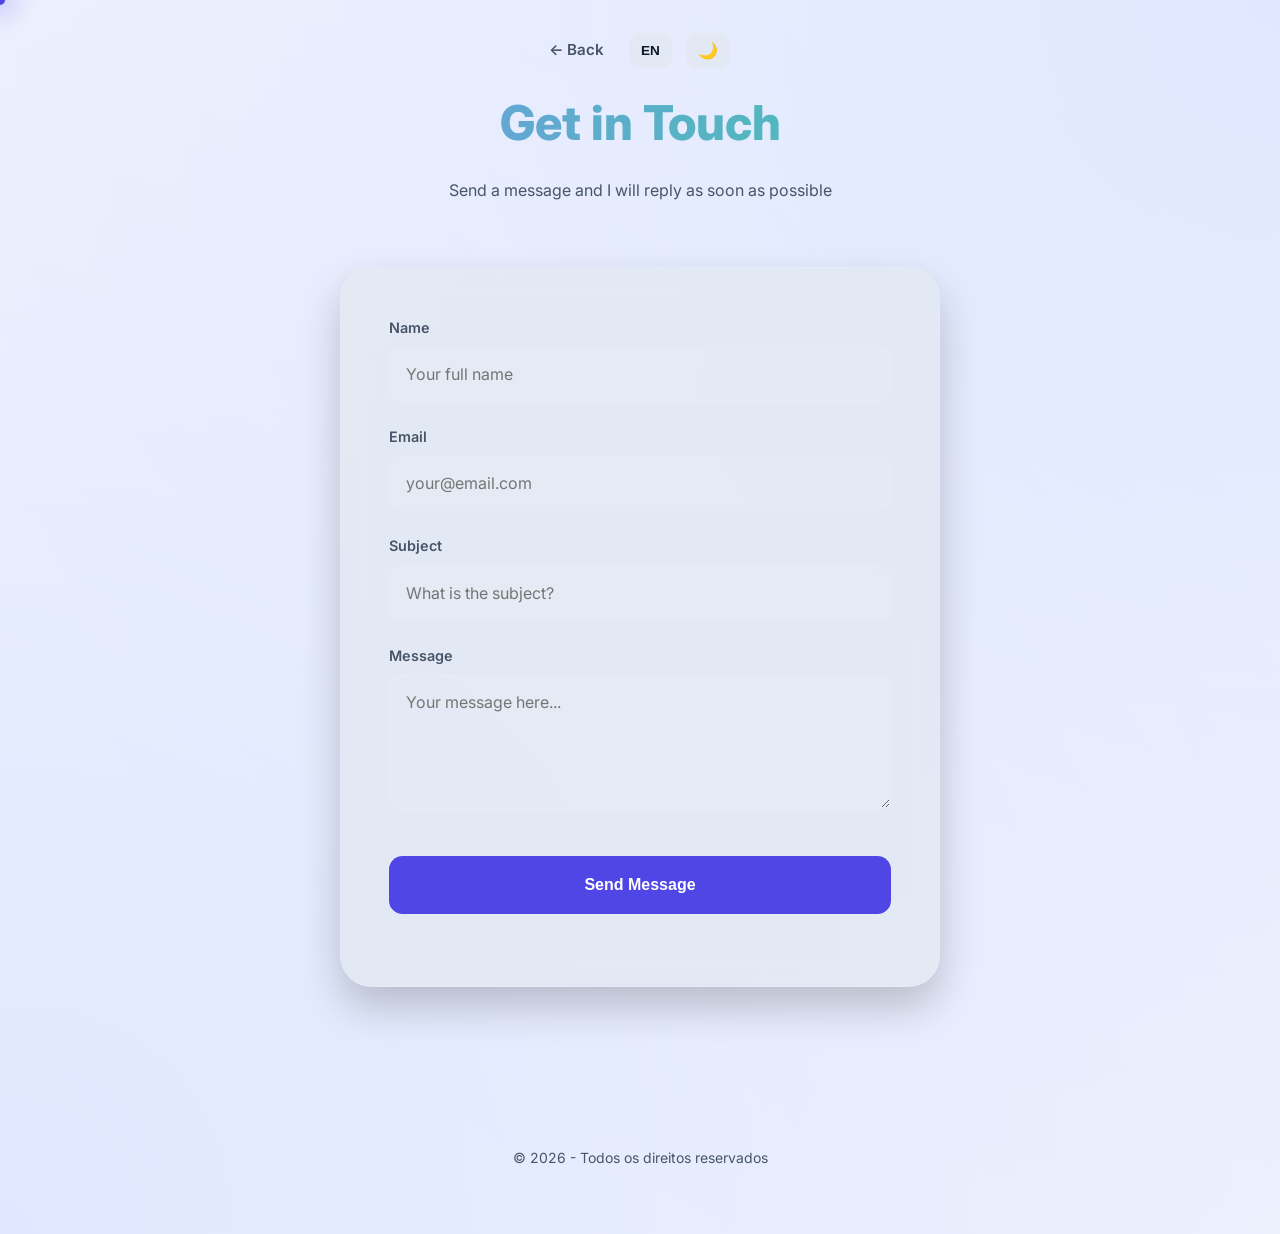
<file: contato.html>
<!DOCTYPE html>
<html lang="pt-BR">

<head>
  <meta charset="UTF-8">
  <meta name="viewport" content="width=device-width, initial-scale=1.0">
  <title data-i18n="contact_page_title">Contato | Meus Projetos</title>
  
  <!-- Fonts -->
  <link rel="preconnect" href="https://fonts.googleapis.com">
  <link rel="preconnect" href="https://fonts.gstatic.com" crossorigin>
  <link href="https://fonts.googleapis.com/css2?family=Inter:wght@400;600;800&display=swap" rel="stylesheet">
  
  <link rel="stylesheet" href="./index.css">
  <script src="./contato.js" defer></script>
</head>

<body>
  <div class="cursor" id="cursor"></div>
  <div class="cursor-glow" id="cursor-glow"></div>

  <header>
    <div class="header-top">
      <a href="index.html" class="back-link" data-i18n="back_home">← Voltar</a>
      <div class="controls">
        <button id="toggleLang" class="toggle-lang" type="button" aria-label="Alterar idioma">PT</button>
        <button id="toggleTema" class="toggle-tema" type="button" aria-label="Alternar tema escuro/claro">🌙</button>
      </div>
    </div>
    <h1 data-i18n="contact_title">Fale Comigo</h1>
    <p style="color: var(--text-muted);" data-i18n="contact_subtitle">Envie uma mensagem e responderei o mais rápido possível</p>
  </header>

  <main class="contact-main">
    <div class="contact-card">
      <form id="contact-form" action="https://formspree.io/f/mqakvjge" method="POST">
        <div class="form-group">
          <label for="name" data-i18n="label_name">Nome</label>
          <input type="text" id="name" name="name" required placeholder="Seu nome completo" data-i18n-placeholder="placeholder_name">
        </div>
        
        <div class="form-group">
          <label for="email" data-i18n="label_email">E-mail</label>
          <input type="email" id="email" name="email" required placeholder="seu@email.com" data-i18n-placeholder="placeholder_email">
        </div>
        
        <div class="form-group">
          <label for="subject" data-i18n="label_subject">Assunto</label>
          <input type="text" id="subject" name="subject" required placeholder="Qual o assunto?" data-i18n-placeholder="placeholder_subject">
        </div>
        
        <div class="form-group">
          <label for="message" data-i18n="label_message">Mensagem</label>
          <textarea id="message" name="message" required rows="5" placeholder="Sua mensagem aqui..." data-i18n-placeholder="placeholder_message"></textarea>
        </div>
        
        <button type="submit" class="submit-btn" data-i18n="btn_send">Enviar Mensagem</button>
        <div id="form-status" class="form-status"></div>
      </form>
    </div>
  </main>

  <footer style="text-align: center; padding: 4rem 1rem; color: var(--text-muted); font-size: 0.875rem;">
    &copy; 2026 - Todos os direitos reservados
  </footer>
</body>

</html>
</file>
<file: index.css>
:root {
  --primary: #6366f1;
  --primary-hover: #4f46e5;
  --bg: #0f172a;
  --card-bg: rgba(30, 41, 59, 0.7);
  --text-main: #f8fafc;
  --text-muted: #cbd5e1; /* Increased contrast from #94a3b8 */
  --accent: #10b981;
}

body.light-mode {
  --primary: #4f46e5;
  --primary-hover: #4338ca;
  --bg: #f8fafc;
  --card-bg: rgba(226, 232, 240, 0.7);
  --text-main: #0f172a;
  --text-muted: #475569; /* Increased contrast from #64748b */
  --accent: #059669;
}

* {
  margin: 0;
  padding: 0;
  box-sizing: border-box;
  cursor: none; /* Hide default cursor */
}

@media (pointer: coarse) {
  * { cursor: auto; } /* Restore cursor on touch devices */
}

body {
  font-family: 'Inter', system-ui, -apple-system, sans-serif;
  background-color: var(--bg);
  background-image: radial-gradient(circle at top right, #1e1b4b, transparent),
                    radial-gradient(circle at bottom left, #1e1b4b, transparent);
  color: var(--text-main);
  min-height: 100vh;
  line-height: 1.6;
  transition: background-color 0.3s ease, color 0.3s ease;
}

/* Accessibility: Better Focus States */
:focus-visible {
  outline: 3px solid var(--primary);
  outline-offset: 4px;
  border-radius: 4px;
}

.sr-only {
  position: absolute;
  width: 1px;
  height: 1px;
  padding: 0;
  margin: -1px;
  overflow: hidden;
  clip: rect(0, 0, 0, 0);
  white-space: nowrap;
  border-width: 0;
}

/* Custom Cursor */
.cursor {
  width: 10px;
  height: 10px;
  background: var(--primary);
  border-radius: 50%;
  position: fixed;
  pointer-events: none;
  z-index: 10000;
  transition: transform 0.1s ease;
  transform: translate(-50%, -50%);
}

.cursor-glow {
  width: 40px;
  height: 40px;
  background: var(--primary);
  opacity: 0.15;
  filter: blur(10px);
  border-radius: 50%;
  position: fixed;
  pointer-events: none;
  z-index: 9999;
  transition: transform 0.2s cubic-bezier(0.17, 0.67, 0.83, 0.67);
  transform: translate(-50%, -50%);
}

.cursor.hover {
  transform: translate(-50%, -50%) scale(4);
  background: rgba(99, 102, 241, 0.2);
  border: 1px solid var(--primary);
}

@media (pointer: coarse) {
  .cursor, .cursor-glow { display: none; }
}

body.light-mode {
  background-image: radial-gradient(circle at top right, #e0e7ff, transparent),
                    radial-gradient(circle at bottom left, #e0e7ff, transparent);
}

header {
  padding: 2rem 1rem 2rem;
  text-align: center;
}

.status-container {
  display: inline-flex;
  align-items: center;
  gap: 0.5rem;
  background: rgba(16, 185, 129, 0.1);
  border: 1px solid rgba(16, 185, 129, 0.2);
  padding: 0.5rem 1rem;
  border-radius: 999px;
  margin-bottom: 2rem;
}

.status-dot {
  width: 8px;
  height: 8px;
  background-color: var(--accent);
  border-radius: 50%;
  box-shadow: 0 0 0 rgba(16, 185, 129, 0.4);
  animation: pulse-dot 2s infinite;
}

.status-text {
  font-size: 0.85rem;
  font-weight: 600;
  color: var(--accent);
}

@keyframes pulse-dot {
  0% { transform: scale(0.95); box-shadow: 0 0 0 0 rgba(16, 185, 129, 0.7); }
  70% { transform: scale(1); box-shadow: 0 0 0 10px rgba(16, 185, 129, 0); }
  100% { transform: scale(0.95); box-shadow: 0 0 0 0 rgba(16, 185, 129, 0); }
}

.header-top {
  display: flex;
  align-items: center;
  justify-content: center;
  gap: 1.5rem;
  margin-bottom: 1rem;
}

.controls {
  display: flex;
  gap: 0.75rem;
}

.toggle-tema, .toggle-lang {
  padding: 0.5rem 0.75rem;
  background: var(--card-bg);
  border: 1px solid rgba(255, 255, 255, 0.12);
  border-radius: 0.75rem;
  color: var(--text-main);
  cursor: pointer;
  font-size: 1rem;
  font-weight: 700;
  transition: all 0.2s ease;
  display: flex;
  align-items: center;
  justify-content: center;
  min-width: 44px;
}

.toggle-tema:hover, .toggle-lang:hover {
  transform: scale(1.05);
  background: rgba(255, 255, 255, 0.12);
}

.toggle-lang {
  font-size: 0.85rem;
}

.back-link {
  text-decoration: none;
  color: var(--text-muted);
  font-weight: 600;
  font-size: 0.95rem;
  transition: color 0.2s ease;
}

.back-link:hover {
  color: var(--primary);
}

header h1 {
  font-size: 3rem;
  font-weight: 800;
  background: linear-gradient(to right, #818cf8, #34d399);
  -webkit-background-clip: text;
  -webkit-text-fill-color: transparent;
  margin-bottom: 1rem;
}

.toolbar {
  display: flex;
  flex-wrap: wrap;
  justify-content: center;
  gap: 1rem;
  padding: 0 1rem 1.5rem;
  max-width: 1200px;
  margin: 0 auto;
}

.busca-input {
  width: 100%;
  max-width: 400px;
  padding: 0.75rem 1rem;
  border: 1px solid rgba(255, 255, 255, 0.12);
  background: rgba(255, 255, 255, 0.06);
  color: var(--text-main);
  border-radius: 0.75rem;
  font-size: 0.95rem;
  transition: all 0.2s ease;
}

.busca-input::placeholder {
  color: var(--text-muted);
}

.busca-input:focus {
  outline: none;
  background: rgba(255, 255, 255, 0.1);
  border-color: var(--primary);
}

.filtros {
  display: flex;
  flex-wrap: wrap;
  justify-content: center;
  gap: 0.75rem;
}

.ordenacao {
  display: flex;
  align-items: center;
  gap: 0.75rem;
  background: rgba(255, 255, 255, 0.06);
  border: 1px solid rgba(255, 255, 255, 0.12);
  border-radius: 999px;
  padding: 0.75rem 1rem;
}

.ordenacao label {
  color: var(--text-muted);
  font-size: 0.95rem;
  font-weight: 600;
}

.ordenar-select {
  border: none;
  background: transparent;
  color: var(--text-main);
  font-weight: 600;
  outline: none;
  cursor: pointer;
}

.filtro-btn {
  border: 1px solid rgba(255, 255, 255, 0.12);
  background: rgba(255, 255, 255, 0.06);
  color: var(--text-main);
  padding: 0.75rem 1rem;
  border-radius: 999px;
  cursor: pointer;
  transition: all 0.2s ease;
  font-weight: 600;
  position: relative;
  overflow: hidden;
}

.filtro-btn::before {
  content: '';
  position: absolute;
  inset: 0;
  background: var(--primary);
  border-radius: inherit;
  transform: scale(0);
  transition: transform 0.3s ease;
  z-index: -1;
}

.filtro-btn:hover {
  background: rgba(255, 255, 255, 0.12);
}

.filtro-btn.active {
  background: var(--primary);
  border-color: var(--primary);
  box-shadow: 0 0 20px rgba(99, 102, 241, 0.3);
  animation: pulseGlow 2s infinite;
}

.categoria-badge {
  display: inline-block;
  margin-bottom: 1.5rem;
  padding: 0.45rem 0.9rem;
  border-radius: 999px;
  background: rgba(16, 185, 129, 0.15);
  color: var(--accent);
  font-size: 0.85rem;
  font-weight: 700;
}

.projeto-actions {
  display: flex;
  flex-wrap: wrap;
  gap: 0.75rem;
  margin-top: 1rem;
}

.projeto a {
  display: inline-block;
  padding: 0.75rem 1.5rem;
  background: var(--primary);
  color: white;
  text-decoration: none;
  border-radius: 0.75rem;
  font-weight: 600;
  text-align: center;
  transition: all 0.2s ease;
  position: relative;
  overflow: hidden;
}

.projeto a::before {
  content: '';
  position: absolute;
  inset: 0;
  background: rgba(255, 255, 255, 0.2);
  transform: scaleX(0);
  transform-origin: left;
  transition: transform 0.2s ease;
}

.projeto a:hover {
  background: var(--primary-hover);
  box-shadow: 0 5px 15px rgba(99, 102, 241, 0.3);
}

.projeto a:hover::before {
  transform: scaleX(1);
}

.detalhes-btn {
  display: inline-block;
  padding: 0.75rem 1.5rem;
  border: 1px solid rgba(255, 255, 255, 0.12);
  background: transparent;
  color: var(--text-main);
  border-radius: 0.75rem;
  font-weight: 600;
  cursor: pointer;
  transition: all 0.2s ease;
  position: relative;
  overflow: hidden;
}

.detalhes-btn::before {
  content: '';
  position: absolute;
  inset: 0;
  background: var(--primary);
  transform: scaleY(0);
  transform-origin: bottom;
  transition: transform 0.2s ease;
  z-index: -1;
}

.detalhes-btn:hover {
  border-color: var(--primary);
  color: white;
  box-shadow: 0 5px 15px rgba(99, 102, 241, 0.2);
}

.detalhes-btn:hover::before {
  transform: scaleY(1);
}

.modal {
  position: fixed;
  inset: 0;
  display: flex;
  align-items: center;
  justify-content: center;
  background: rgba(15, 23, 42, 0.85);
  opacity: 0;
  pointer-events: none;
  transition: opacity 0.3s ease;
  z-index: 1000;
}

.modal.active {
  opacity: 1;
  pointer-events: auto;
}

.modal-dialog {
  background: var(--card-bg);
  border: 1px solid rgba(255, 255, 255, 0.12);
  border-radius: 1.5rem;
  width: min(700px, calc(100% - 2rem));
  max-height: 90vh;
  overflow: hidden;
  box-shadow: 0 30px 60px rgba(0, 0, 0, 0.25);
  position: relative;
  animation: slideUp 0.3s ease;
}

.modal.active .modal-dialog {
  animation: slideUp 0.3s ease;
}

.modal-close {
  position: absolute;
  top: 1rem;
  right: 1rem;
  background: none;
  border: none;
  color: var(--text-main);
  font-size: 1.75rem;
  cursor: pointer;
  line-height: 1;
}

.modal-thumb {
  width: 100%;
  height: 260px;
  object-fit: cover;
  display: block;
}

.modal-content {
  padding: 2rem;
}

.modal-title {
  margin-bottom: 0.75rem;
  font-size: 2rem;
}

.modal-meta {
  display: flex;
  gap: 0.75rem;
  margin-bottom: 1.5rem;
}

.modal-description {
  margin-bottom: 1.5rem;
  color: var(--text-muted);
  line-height: 1.75;
}

.modal-link {
  display: inline-block;
  padding: 0.85rem 1.5rem;
  background: var(--primary);
  color: white;
  text-decoration: none;
  border-radius: 0.85rem;
  font-weight: 600;
  transition: all 0.2s ease;
  position: relative;
  overflow: hidden;
}

.modal-link::before {
  content: '';
  position: absolute;
  inset: 0;
  background: rgba(255, 255, 255, 0.2);
  transform: scaleX(0);
  transform-origin: left;
  transition: transform 0.2s ease;
}

.modal-link:hover {
  background: var(--primary-hover);
  box-shadow: 0 8px 20px rgba(99, 102, 241, 0.3);
}

.modal-link:hover::before {
  transform: scaleX(1);
}

#projetos {
  display: grid;
  grid-template-columns: repeat(auto-fill, minmax(300px, 1fr));
  gap: 2rem;
  padding: 2rem;
  max-width: 1200px;
  margin: 0 auto;
  animation: slideDown 0.3s ease;
}

.projeto {
  background: var(--card-bg);
  backdrop-filter: blur(12px);
  border: 1px solid rgba(255, 255, 255, 0.1);
  border-radius: 1.5rem;
  padding: 2rem;
  transition: all 0.3s cubic-bezier(0.4, 0, 0.2, 1);
  display: flex;
  flex-direction: column;
  justify-content: space-between;
  animation: fadeIn 0.5s ease forwards;
  position: relative;
}

.projeto::before {
  content: '';
  position: absolute;
  inset: 0;
  border-radius: 1.5rem;
  background: linear-gradient(45deg, transparent 30%, rgba(255, 255, 255, 0.1) 50%, transparent 70%);
  background-size: 200% 200%;
  pointer-events: none;
  opacity: 0;
  transition: opacity 0.2s ease;
}

.projeto:hover {
  transform: translateY(-10px);
  border-color: var(--primary);
  box-shadow: 0 20px 25px -5px rgba(0, 0, 0, 0.1), 0 10px 10px -5px rgba(0, 0, 0, 0.04);
}

.projeto:hover::before {
  opacity: 1;
  animation: shimmer 0.6s;
}

body.light-mode .projeto {
  border-color: rgba(15, 23, 42, 0.1);
}

.projeto h2 {
  font-size: 1.25rem;
  margin-bottom: 0.75rem;
  color: var(--text-main);
  word-break: break-word;
}

.projeto-descricao {
  margin-bottom: 1rem;
  color: var(--text-muted);
  font-size: 0.95rem;
  line-height: 1.6;
}

.projeto-thumbnail {
  width: 100%;
  height: 180px;
  border-radius: 1.25rem;
  margin-bottom: 1.5rem;
  object-fit: cover;
  background: var(--card-bg);
  transition: transform 0.3s ease;
}

.projeto:hover .projeto-thumbnail {
  transform: scale(1.05);
}

@keyframes fadeIn {
  from { opacity: 0; transform: scale(0.95); }
  to { opacity: 1; transform: scale(1); }
}

@keyframes slideDown {
  from { opacity: 0; transform: translateY(-10px); }
  to { opacity: 1; transform: translateY(0); }
}

@keyframes slideUp {
  from { opacity: 0; transform: translateY(10px); }
  to { opacity: 1; transform: translateY(0); }
}

@keyframes pulseGlow {
  0%, 100% { box-shadow: 0 0 0 0 rgba(99, 102, 241, 0.4); }
  50% { box-shadow: 0 0 0 8px rgba(99, 102, 241, 0); }
}

@keyframes shimmer {
  0% { background-position: -1000px 0; }
  100% { background-position: 1000px 0; }
}

@keyframes rotate {
  from { transform: rotate(0deg); }
  to { transform: rotate(360deg); }
}

.loading {
  text-align: center;
  color: var(--text-muted);
  width: 100%;
  padding: 4rem 0;
  font-size: 1rem;
}

/* Skills Section */
.skills-section {
  padding: 4rem 1rem;
  background: rgba(30, 41, 59, 0.3);
  backdrop-filter: blur(8px);
}

.skills-container {
  max-width: 1200px;
  margin: 0 auto;
  text-align: center;
}

.skills-container h2 {
  font-size: 2.5rem;
  margin-bottom: 3rem;
  background: linear-gradient(to right, var(--primary), var(--accent));
  -webkit-background-clip: text;
  -webkit-text-fill-color: transparent;
}

.skills-grid {
  display: grid;
  grid-template-columns: repeat(auto-fill, minmax(120px, 1fr));
  gap: 2rem;
  padding: 0 1rem;
}

.skill-item {
  display: flex;
  flex-direction: column;
  align-items: center;
  gap: 1rem;
  padding: 1.5rem;
  background: var(--card-bg);
  border: 1px solid rgba(255, 255, 255, 0.05);
  border-radius: 1.25rem;
  transition: all 0.3s ease;
}

.skill-item i {
  font-size: 3rem;
  transition: transform 0.3s ease;
}

.skill-item span {
  font-size: 0.9rem;
  font-weight: 600;
  color: var(--text-muted);
}

.skill-item:hover {
  transform: translateY(-5px);
  border-color: var(--primary);
  background: rgba(255, 255, 255, 0.08);
  box-shadow: 0 10px 20px rgba(0, 0, 0, 0.2);
}

.skill-item:hover i {
  transform: scale(1.1);
}

.skill-item:hover span {
  color: var(--text-main);
}
/* Seção de Contato */
.contato-section {
  padding: 6rem 1rem;
  text-align: center;
  background: radial-gradient(circle at center, rgba(99, 102, 241, 0.05), transparent);
}

.contato-container {
  max-width: 800px;
  margin: 0 auto;
}

.contato-container h2 {
  font-size: 2.5rem;
  margin-bottom: 1rem;
  background: linear-gradient(to right, var(--primary), var(--accent));
  -webkit-background-clip: text;
  -webkit-text-fill-color: transparent;
}

.contato-container p {
  color: var(--text-muted);
  font-size: 1.125rem;
  margin-bottom: 2.5rem;
}

.contato-links {
  display: flex;
  justify-content: center;
  flex-wrap: wrap;
  gap: 1.5rem;
}

.contato-link {
  padding: 1rem 2rem;
  border-radius: 1rem;
  font-weight: 700;
  text-decoration: none;
  transition: all 0.3s ease;
  border: 1px solid rgba(255, 255, 255, 0.1);
}

.contato-link.github { background: #333; color: white; }
.contato-link.linkedin { background: #0077b5; color: white; }
.contato-link.email { background: var(--primary); color: white; }

.contato-link:hover {
  transform: translateY(-5px);
  box-shadow: 0 10px 20px rgba(0, 0, 0, 0.2);
  filter: brightness(1.1);
}

@media (max-width: 640px) {
  header h1 {
    font-size: 2rem;
  }
  
  #projetos {
    padding: 1rem;
    grid-template-columns: 1fr;
  }

  .contato-container h2 {
    font-size: 1.75rem;
  }
  
  .contato-links {
    flex-direction: column;
    align-items: stretch;
  }
}

/* Pagina de Contato */
.contact-main {
  padding: 2rem 1rem 6rem;
  display: flex;
  justify-content: center;
}

.contact-card {
  background: var(--card-bg);
  backdrop-filter: blur(12px);
  border: 1px solid rgba(255, 255, 255, 0.1);
  border-radius: 2rem;
  padding: 3rem;
  width: min(600px, 100%);
  box-shadow: 0 20px 40px rgba(0, 0, 0, 0.2);
}

.form-group {
  margin-bottom: 1.5rem;
  text-align: left;
}

.form-group label {
  display: block;
  margin-bottom: 0.5rem;
  font-weight: 600;
  font-size: 0.9rem;
  color: var(--text-muted);
}

.form-group input, 
.form-group textarea {
  width: 100%;
  padding: 1rem;
  background: rgba(255, 255, 255, 0.05);
  border: 1px solid rgba(255, 255, 255, 0.1);
  border-radius: 0.85rem;
  color: var(--text-main);
  font-family: inherit;
  font-size: 1rem;
  transition: all 0.2s ease;
}

.form-group input:focus, 
.form-group textarea:focus {
  outline: none;
  border-color: var(--primary);
  background: rgba(255, 255, 255, 0.08);
  box-shadow: 0 0 0 4px rgba(99, 102, 241, 0.1);
}

.submit-btn {
  width: 100%;
  padding: 1.25rem;
  background: var(--primary);
  color: white;
  border: none;
  border-radius: 0.85rem;
  font-weight: 700;
  font-size: 1rem;
  cursor: pointer;
  transition: all 0.2s ease;
  margin-top: 1rem;
}

.submit-btn:hover {
  background: var(--primary-hover);
  transform: translateY(-2px);
  box-shadow: 0 10px 20px rgba(99, 102, 241, 0.3);
}

.form-status {
  margin-top: 1.5rem;
  font-size: 0.95rem;
  font-weight: 600;
  border-radius: 0.75rem;
  transition: all 0.3s ease;
}

.form-status.success {
  color: var(--accent);
}

.form-status.error {
  color: #ef4444;
}

@media (max-width: 640px) {
  .contact-card {
    padding: 1.5rem;
  }
}
</file>
